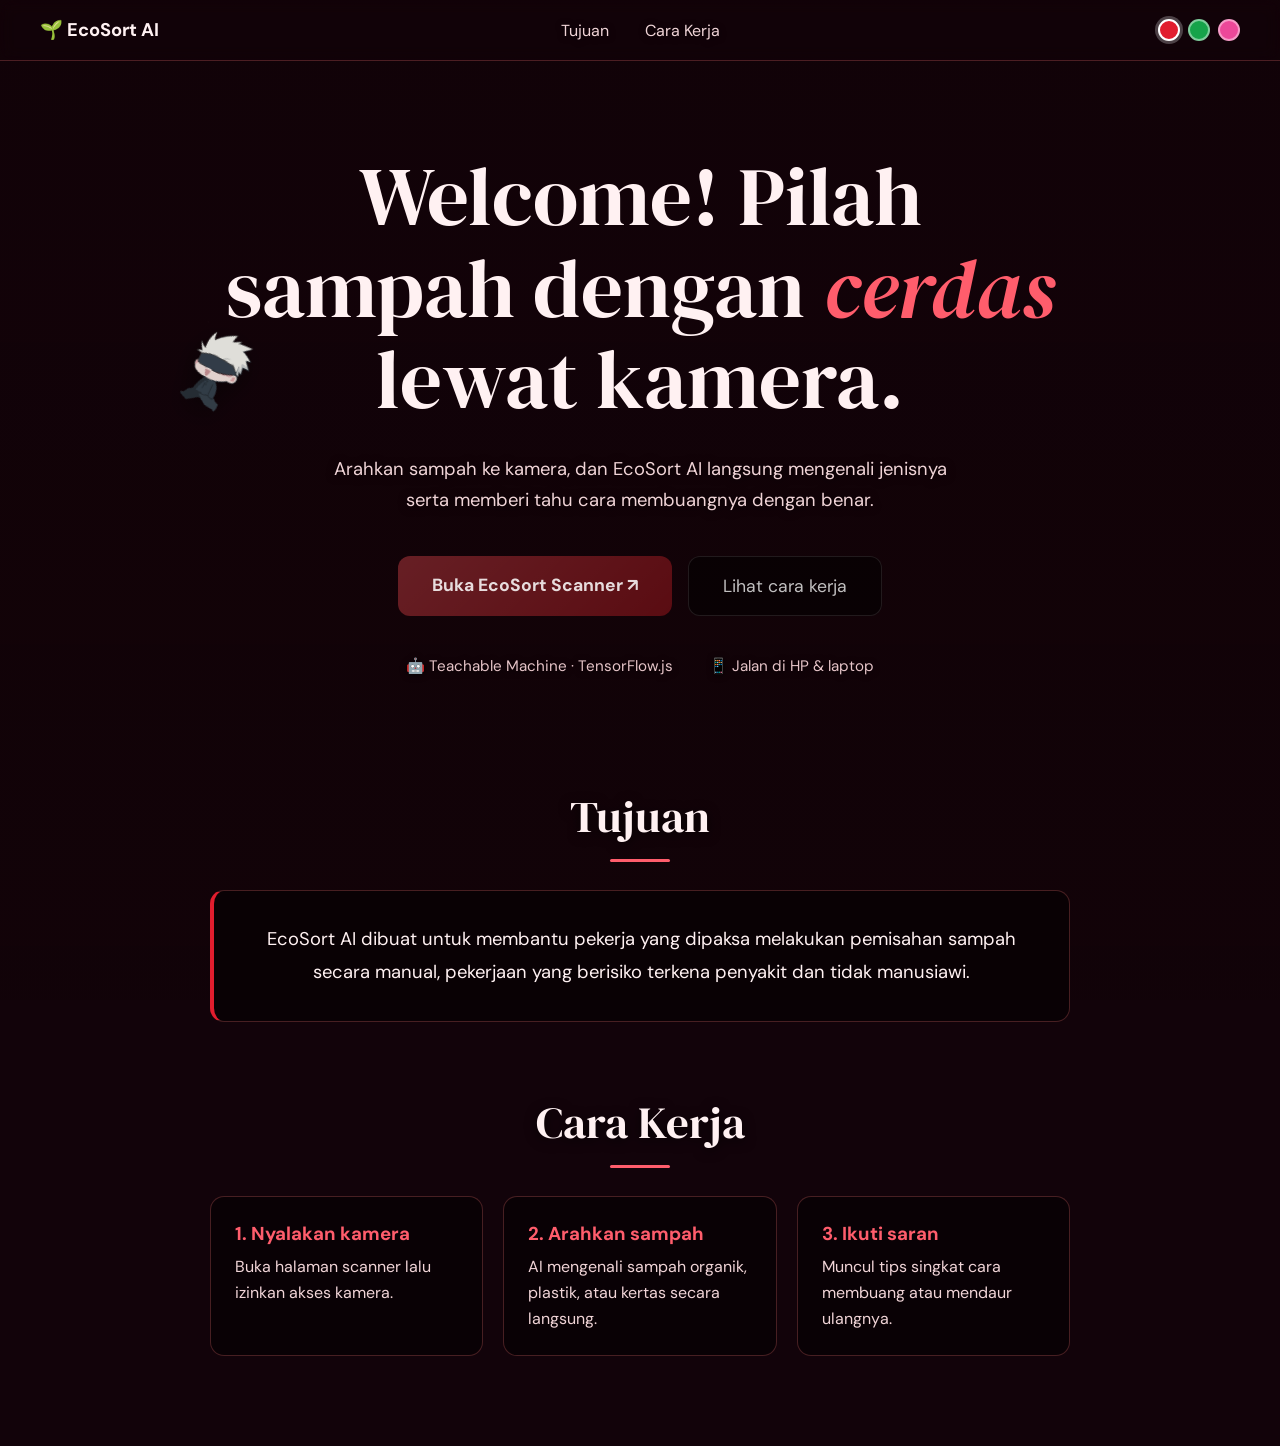
<file: index.html>
<!DOCTYPE html>
<html lang="id" data-tema="merah">
<head>
  <meta charset="UTF-8">
  <meta name="viewport" content="width=device-width, initial-scale=1.0">
  <title>Welcome - EcoSort AI</title>
  <!-- Pasang tema tersimpan + tentukan apakah intro tampil (sebelum halaman tampil) -->
  <script>
    (function () {
      var d = document.documentElement;
      var HORMATI_KURANGI_GERAK = true;   // false = intro tetap tampil walau animasi sistem dimatikan
      var LEWATI_DARI_SCANNER = false;    // true = tanpa intro saat kembali dari halaman scanner

      try {
        var p = new URLSearchParams(location.search).get("tema");
        d.dataset.tema = p || localStorage.getItem("tema") || "merah";
      } catch (e) {}

      var kurangiGerak = HORMATI_KURANGI_GERAK && window.matchMedia &&
        matchMedia("(prefers-reduced-motion: reduce)").matches;
      var dariScanner = LEWATI_DARI_SCANNER && /scanner/i.test(document.referrer || "");

      if (kurangiGerak || dariScanner) {
        d.classList.add("sudah-intro");
      } else {
        d.classList.add("intro-aktif");
        // Pengaman: kalau ada masalah, halaman tetap terbuka
        setTimeout(function () { d.classList.remove("intro-aktif"); }, 6500);
      }
    })();
  </script>
  <link rel="preconnect" href="https://fonts.googleapis.com">
  <link rel="preconnect" href="https://fonts.gstatic.com" crossorigin>
  <link href="https://fonts.googleapis.com/css2?family=DM+Sans:wght@400;500;700&family=DM+Serif+Display:ital@0;1&display=swap" rel="stylesheet">
  <link rel="stylesheet" href="style.css">
</head>
<body class="landing">

  <!-- Intro: tulisan EcoSort AI di atas latar bertema (bisa diklik untuk ganti tema) -->
  <div id="intro" aria-hidden="true">
    <div class="intro-isi">
      <div class="intro-emoji">🌱</div>
      <div class="intro-teks" title="Klik untuk ganti tema">EcoSort AI</div>
      <div class="intro-petunjuk">Ketuk tulisan untuk ganti tema</div>
    </div>
  </div>

  <div class="bg-layer"></div>
  <div id="floaters"></div>

  <header class="nav">
    <div class="brand">🌱 EcoSort AI</div>
    <nav class="nav-links">
      <a href="#tujuan">Tujuan</a>
      <a href="#cara-kerja">Cara Kerja</a>
    </nav>
    <div class="nav-right">
      <div class="tema-switch" aria-label="Pilih tema">
        <button type="button" class="tema-dot" data-tema="merah" title="Tema merah"></button>
        <button type="button" class="tema-dot" data-tema="hijau" title="Tema hijau"></button>
        <button type="button" class="tema-dot" data-tema="pink" title="Tema pink"></button>
      </div>
    </div>
  </header>

  <main>
    <section class="hero">
      <h1>Welcome! Pilah sampah dengan <em>cerdas</em> lewat kamera.</h1>
      <p class="subtitle">
        Arahkan sampah ke kamera, dan EcoSort AI langsung mengenali jenisnya
        serta memberi tahu cara membuangnya dengan benar.
      </p>

      <div class="actions">
        <a href="scanner.html" class="btn-primary">Buka EcoSort Scanner <span>↗</span></a>
        <a href="#cara-kerja" class="btn-ghost">Lihat cara kerja</a>
      </div>

      <div class="badges">
        <span>🤖 Teachable Machine · TensorFlow.js</span>
        <span>📱 Jalan di HP &amp; laptop</span>
      </div>
    </section>

    <!-- Tujuan -->
    <section id="tujuan" class="seksi">
      <h2 class="judul-seksi">Tujuan</h2>
      <div class="card tujuan-card">
        <p>
          EcoSort AI dibuat untuk membantu pekerja yang dipaksa melakukan
          pemisahan sampah secara manual, pekerjaan yang berisiko terkena
          penyakit dan tidak manusiawi.
        </p>
      </div>
    </section>

    <!-- Cara Kerja (di bawah Tujuan) -->
    <section id="cara-kerja" class="seksi">
      <h2 class="judul-seksi">Cara Kerja</h2>
      <div class="steps">
        <div class="card">
          <h3>1. Nyalakan kamera</h3>
          <p>Buka halaman scanner lalu izinkan akses kamera.</p>
        </div>
        <div class="card">
          <h3>2. Arahkan sampah</h3>
          <p>AI mengenali sampah organik, plastik, atau kertas secara langsung.</p>
        </div>
        <div class="card">
          <h3>3. Ikuti saran</h3>
          <p>Muncul tips singkat cara membuang atau mendaur ulangnya.</p>
        </div>
      </div>
    </section>
  </main>

  <script src="landing.js"></script>
</body>
</html>
</file>
<file: style.css>
*,
*::before,
*::after {
  box-sizing: border-box;
}

/* ===== Daftarkan variabel warna agar bisa berubah halus (animasi) ===== */
@property --accent      { syntax: "<color>"; inherits: true; initial-value: #e11d2e; }
@property --accent-2    { syntax: "<color>"; inherits: true; initial-value: #ff4d5e; }
@property --accent-soft { syntax: "<color>"; inherits: true; initial-value: #ff5d6c; }
@property --glow        { syntax: "<color>"; inherits: true; initial-value: rgba(225, 29, 46, 0.45); }
@property --bg-base     { syntax: "<color>"; inherits: true; initial-value: #12030a; }
@property --text        { syntax: "<color>"; inherits: true; initial-value: #fff1f2; }
@property --text-soft   { syntax: "<color>"; inherits: true; initial-value: #f0d4d7; }
@property --text-muted  { syntax: "<color>"; inherits: true; initial-value: #e6c4c8; }
@property --line        { syntax: "<color>"; inherits: true; initial-value: rgba(255, 120, 120, 0.25); }
@property --status-bg   { syntax: "<color>"; inherits: true; initial-value: rgba(60, 20, 28, 0.9); }

/* ===== Tema warna ===== */
:root {
  --accent: #e11d2e;
  --accent-2: #ff4d5e;
  --accent-soft: #ff5d6c;
  --glow: rgba(225, 29, 46, 0.45);
  --bg-base: #12030a;
  --text: #fff1f2;
  --text-soft: #f0d4d7;
  --text-muted: #e6c4c8;
  --line: rgba(255, 120, 120, 0.25);
  --status-bg: rgba(60, 20, 28, 0.9);
}

html[data-tema="hijau"] {
  --accent: #16a34a;
  --accent-2: #4ade80;
  --accent-soft: #4ade80;
  --glow: rgba(22, 163, 74, 0.45);
  --bg-base: #03120a;
  --text: #f0fff4;
  --text-soft: #d4f0dc;
  --text-muted: #c4e6cd;
  --line: rgba(120, 255, 160, 0.25);
  --status-bg: rgba(15, 55, 30, 0.9);
}

html[data-tema="pink"] {
  --accent: #ec4899;
  --accent-2: #f472b6;
  --accent-soft: #f9a8d4;
  --glow: rgba(236, 72, 153, 0.45);
  --bg-base: #14040e;
  --text: #fff0f7;
  --text-soft: #f8d4e6;
  --text-muted: #f0c4dc;
  --line: rgba(255, 140, 200, 0.3);
  --status-bg: rgba(60, 15, 45, 0.9);
}

html {
  scroll-behavior: smooth;
  scroll-padding-top: 90px; /* agar judul tidak tertutup navbar saat lompat ke #tujuan / #cara-kerja */
  -webkit-text-size-adjust: 100%;
  /* Perpindahan warna tema yang halus */
  transition:
    --accent 0.7s ease,
    --accent-2 0.7s ease,
    --accent-soft 0.7s ease,
    --glow 0.7s ease,
    --bg-base 0.7s ease,
    --text 0.7s ease,
    --text-soft 0.7s ease,
    --text-muted 0.7s ease,
    --line 0.7s ease,
    --status-bg 0.7s ease;
}

/* ===== Latar bergambar (dipakai landing & scanner) ===== */
.bg-layer {
  position: fixed;
  top: -100px;
  left: -100px;
  width: calc(100% + 200px);
  height: calc(100vh + 200px);   /* cadangan untuk browser lama */
  height: calc(100lvh + 200px);  /* tinggi layar maksimum: tidak berubah saat bar alamat naik/turun */
  z-index: -1;
  overflow: hidden;
  will-change: transform;
}

/* Tiga gambar ditumpuk; yang aktif tampil. Elemen dibuat otomatis oleh landing.js */
.bg-img {
  position: absolute;
  inset: 0;
  z-index: 0;
  opacity: 0;
  background-size: cover;
  background-position: center;
  background-repeat: no-repeat;
  /* Yang disembunyikan menunggu gambar baru selesai muncul dulu */
  transition: opacity 0s linear 0.8s;
  animation: latar-zoom 2s ease-out backwards;
}

.bg-merah {
  background-image:
    linear-gradient(rgba(18, 3, 8, 0.7), rgba(18, 3, 8, 0.9)),
    url("https://wallpapercave.com/wp/wp15140256.webp");
}

.bg-hijau {
  background-image:
    linear-gradient(rgba(3, 18, 10, 0.7), rgba(3, 18, 10, 0.9)),
    url("https://images2.alphacoders.com/130/1309622.jpeg");
}

.bg-pink {
  background-image:
    linear-gradient(rgba(20, 4, 14, 0.7), rgba(20, 4, 14, 0.9)),
    url("https://wallpapers.com/images/high/oshi-no-ko-stunning-4k-artwork-qm3egi1nyc631p5f.jpg");
}

html[data-tema="merah"] .bg-merah,
html[data-tema="hijau"] .bg-hijau,
html[data-tema="pink"] .bg-pink {
  opacity: 1;
  z-index: 1;
  transition: opacity 0.8s ease;
}

/* ===== Navbar (sama di landing & scanner, langsung tampil tanpa delay) ===== */
.nav {
  position: sticky;
  top: 0;
  z-index: 10;
  display: flex;
  align-items: center;
  justify-content: space-between;
  padding: 18px 40px;
  text-align: left;
  border-bottom: 1px solid var(--line);
  backdrop-filter: blur(8px);
  transition: background 0.4s ease, padding 0.3s ease, box-shadow 0.4s ease;
}

.nav.scrolled {
  padding-top: 12px;
  padding-bottom: 12px;
  background: rgba(0, 0, 0, 0.55);
  box-shadow: 0 8px 30px rgba(0, 0, 0, 0.35);
}

.brand {
  justify-self: start;
  font-weight: 700;
  font-size: 1.15rem;
}

.nav-links {
  display: flex;
  gap: 36px;
}

.nav-links a {
  position: relative;
  color: var(--text-soft);
  text-decoration: none;
  text-shadow: 0 1px 6px rgba(0, 0, 0, 0.8);
  transition: color 0.2s;
}

.nav-links a:hover {
  color: #fff;
}

/* Highlight menu sesuai bagian yang sedang dilihat */
.nav-links a::after {
  content: "";
  position: absolute;
  left: 0;
  right: 0;
  bottom: -6px;
  height: 2px;
  background: var(--accent-soft);
  border-radius: 2px;
  box-shadow: 0 0 10px var(--glow);
  transform: scaleX(0);
  transition: transform 0.3s ease;
}

.nav-links a.aktif {
  color: #fff;
}

.nav-links a.aktif::after {
  transform: scaleX(1);
}

.nav-right {
  display: flex;
  align-items: center;
  gap: 16px;
}

.btn-small {
  padding: 12px 24px;
  font-weight: 700;
  color: #fff;
  text-decoration: none;
  background: var(--accent);
  border-radius: 10px;
}

/* Pemilih tema */
.tema-switch {
  display: flex;
  align-items: center;
  gap: 8px;
}

.tema-dot {
  width: 22px;
  height: 22px;
  padding: 0;
  border-radius: 50%;
  border: 2px solid rgba(255, 255, 255, 0.45);
  cursor: pointer;
  transition: transform 0.2s, box-shadow 0.2s, border-color 0.2s;
}

.tema-dot:hover {
  transform: scale(1.15);
}

.tema-dot[data-tema="merah"] { background: #e11d2e; }
.tema-dot[data-tema="hijau"] { background: #16a34a; }
.tema-dot[data-tema="pink"]  { background: #ec4899; }

.tema-dot.aktif {
  border-color: #fff;
  box-shadow: 0 0 0 3px rgba(255, 255, 255, 0.25);
}

/* ===== Objek melayang (chibi) ===== */
#floaters {
  position: fixed;
  inset: 0;
  z-index: 5;
  pointer-events: none;
  overflow: hidden;
  animation: fade-masuk 0.6s ease backwards;
}

.floater {
  position: absolute;
  top: 0;
  left: 0;
  height: auto;
  cursor: pointer;
  pointer-events: auto;
  user-select: none;
  -webkit-user-drag: none;
  touch-action: manipulation;
  filter: drop-shadow(0 8px 14px rgba(0, 0, 0, 0.55));
  will-change: transform;
}

/* Gambar chibi tema hijau berupa JPG (tidak transparan), jadi sudutnya dibulatkan */
html[data-tema="hijau"] .floater {
  border-radius: 18px;
}

/* ===== Intro: tulisan EcoSort AI di atas latar bertema ===== */
html.intro-aktif body {
  overflow: hidden; /* halaman tidak bisa digulir selama intro */
}

/* Judul menunggu sampai intro selesai baru beranimasi */
html.intro-aktif .hero h1,
html.intro-aktif .subtitle,
html.intro-aktif .actions,
html.intro-aktif .badges {
  animation-play-state: paused;
}

html.sudah-intro #intro {
  display: none;
}

#intro {
  position: fixed;
  inset: 0;
  z-index: 4; /* di bawah navbar (10) dan chibi (5) agar keduanya tetap bisa diklik */
  display: flex;
  align-items: center;
  justify-content: center;
  pointer-events: none; /* hanya tulisannya yang bisa diklik */
  background: rgba(0, 0, 0, 0.4);
  transition: opacity 0.7s ease;
  /* Pengaman: kalau JS gagal, intro tetap hilang sendiri */
  animation: intro-aman 0s linear 7s forwards;
}

#intro.selesai {
  opacity: 0;
}

@keyframes intro-aman {
  to { visibility: hidden; }
}

.intro-isi {
  position: relative;
  isolation: isolate;
  display: flex;
  flex-direction: column;
  align-items: center;
  gap: 8px;
  padding: 20px;
  text-align: center;
  transition: transform 0.7s ease;
}

#intro.selesai .intro-isi {
  transform: translateY(-30px) scale(1.04);
}

/* Cahaya berdenyut di belakang tulisan (warnanya mengikuti tema) */
.intro-isi::before {
  content: "";
  position: absolute;
  left: 50%;
  top: 50%;
  z-index: -1;
  width: 80vmin;
  height: 80vmin;
  pointer-events: none;
  background: radial-gradient(circle, var(--glow), transparent 65%);
  transform: translate(-50%, -50%);
  animation: intro-napas 3s ease-in-out infinite alternate;
}

@keyframes intro-napas {
  from { opacity: 0.5; transform: translate(-50%, -50%) scale(0.9); }
  to   { opacity: 1;   transform: translate(-50%, -50%) scale(1.1); }
}

.intro-emoji {
  font-size: 3rem;
  animation: intro-pop 0.8s cubic-bezier(0.2, 0.8, 0.2, 1) 0.1s both;
}

@keyframes intro-pop {
  from { opacity: 0; transform: scale(0.4) rotate(-20deg); }
}

/* Tulisan: italic, muncul dari kiri, memudar ke kanan. Bisa diklik untuk ganti tema. */
.intro-teks {
  padding: 0.1em 0.35em; /* ruang untuk ujung huruf miring dan cahaya */
  font-family: "DM Serif Display", serif;
  font-style: italic;
  font-weight: 400;
  font-size: clamp(3.2rem, 15vw, 8rem);
  line-height: 1.1;
  cursor: pointer;
  pointer-events: auto;
  text-shadow: 0 0 40px var(--glow), 0 4px 18px rgba(0, 0, 0, 0.6);

  /* Topeng gradasi: kiri jelas, kanan memudar. Geser topeng = efek sapuan. */
  -webkit-mask-image: linear-gradient(90deg, #000 0%, #000 33.3%, transparent 66.7%);
  mask-image: linear-gradient(90deg, #000 0%, #000 33.3%, transparent 66.7%);
  -webkit-mask-size: 300% 100%;
  mask-size: 300% 100%;
  -webkit-mask-repeat: no-repeat;
  mask-repeat: no-repeat;

  animation: intro-sapu 2s cubic-bezier(0.25, 0.7, 0.2, 1) 0.3s both;
}

@keyframes intro-sapu {
  from {
    -webkit-mask-position: 100% 0;
    mask-position: 100% 0;
    transform: translateX(-60px);
  }
  to {
    -webkit-mask-position: 0% 0;
    mask-position: 0% 0;
    transform: translateX(0);
  }
}

.intro-petunjuk {
  font-size: 0.9rem;
  letter-spacing: 2px;
  text-transform: uppercase;
  color: var(--text-muted);
  text-shadow: 0 1px 8px rgba(0, 0, 0, 0.8);
  animation: intro-naik 0.8s ease 1.8s both;
}

@keyframes intro-naik {
  from { opacity: 0; transform: translateY(16px); }
}

/* ===== Halaman Landing ===== */
body.landing {
  margin: 0;
  padding: 0;
  overflow-x: hidden;
  text-align: left;
  font-family: "DM Sans", sans-serif;
  color: var(--text);
  background: var(--bg-base);
}

.hero {
  max-width: 900px;
  margin: 0 auto;
  padding: 90px 20px 70px;
  text-align: center;
}

.hero h1 {
  font-family: "DM Serif Display", serif;
  font-weight: 400;
  font-size: clamp(2.6rem, 8vw, 5.2rem);
  line-height: 1.1;
  margin: 0 0 28px;
  animation: muncul-atas 0.9s ease-out both;
}

.hero h1 em {
  font-style: italic;
  color: var(--accent-soft);
}

.subtitle {
  max-width: 620px;
  margin: 0 auto 40px;
  font-size: 1.15rem;
  line-height: 1.7;
  color: var(--text-soft);
  text-shadow: 0 1px 8px rgba(0, 0, 0, 0.8);
  animation: muncul-atas 0.9s ease-out 0.2s both;
}

.actions {
  display: flex;
  justify-content: center;
  flex-wrap: wrap;
  gap: 16px;
  animation: muncul-atas 0.9s ease-out 0.4s both;
}

.btn-primary {
  display: inline-block;
  padding: 18px 34px;
  font-size: 1.1rem;
  font-weight: 700;
  color: #fff;
  text-decoration: none;
  background: linear-gradient(135deg, var(--accent), var(--accent-2));
  border-radius: 12px;
  box-shadow: 0 8px 30px var(--glow);
  transition: transform 0.2s, box-shadow 0.2s;
}

.btn-primary:hover {
  transform: translateY(-2px);
  box-shadow: 0 12px 36px var(--glow);
}

.btn-ghost {
  padding: 18px 34px;
  font-size: 1.1rem;
  color: var(--text);
  text-decoration: none;
  background: rgba(0, 0, 0, 0.35);
  border: 1px solid var(--line);
  border-radius: 12px;
  transition: background 0.2s;
}

.btn-ghost:hover {
  background: rgba(0, 0, 0, 0.55);
}

/* Tombol landing: gelap saat diam, bercahaya saat ditekan (scanner tidak berubah) */
body.landing .btn-primary {
  background-color: color-mix(in srgb, var(--accent) 40%, #000);
  background-image: linear-gradient(135deg, rgba(255, 255, 255, 0.08), rgba(255, 255, 255, 0));
  color: rgba(255, 255, 255, 0.85);
  box-shadow: 0 0 0 rgba(0, 0, 0, 0);
  transition: background-color 0.6s ease, box-shadow 0.6s ease, color 0.6s ease, transform 0.3s ease;
}

body.landing .btn-primary:hover {
  transform: none;
  box-shadow: 0 0 0 rgba(0, 0, 0, 0);
}

body.landing .btn-primary:active,
body.landing .btn-primary:focus-visible {
  background-color: var(--accent);
  color: #fff;
  transform: scale(0.97);
  box-shadow:
    0 0 18px var(--glow),
    0 0 42px var(--glow),
    0 0 70px var(--accent-soft);
  transition: background-color 0.1s ease, box-shadow 0.1s ease, color 0.1s ease, transform 0.1s ease;
}

body.landing .btn-ghost {
  color: rgba(255, 255, 255, 0.75);
  background: rgba(0, 0, 0, 0.5);
  border-color: rgba(255, 255, 255, 0.1);
  box-shadow: 0 0 0 rgba(0, 0, 0, 0);
  transition: background 0.6s ease, border-color 0.6s ease, box-shadow 0.6s ease, color 0.6s ease, transform 0.3s ease;
}

body.landing .btn-ghost:hover {
  background: rgba(0, 0, 0, 0.5);
}

body.landing .btn-ghost:active,
body.landing .btn-ghost:focus-visible {
  color: #fff;
  background: rgba(255, 255, 255, 0.1);
  border-color: var(--accent-soft);
  transform: scale(0.97);
  box-shadow: 0 0 16px var(--glow), 0 0 36px var(--accent-soft);
  transition: background 0.1s ease, border-color 0.1s ease, box-shadow 0.1s ease, color 0.1s ease, transform 0.1s ease;
}

.badges {
  display: flex;
  justify-content: center;
  flex-wrap: wrap;
  gap: 12px 36px;
  margin-top: 40px;
  font-size: 0.95rem;
  color: var(--text-muted);
  text-shadow: 0 1px 6px rgba(0, 0, 0, 0.8);
  animation: muncul-atas 0.9s ease-out 0.6s both;
}

/* Seksi Tujuan & Cara Kerja */
.seksi {
  max-width: 900px;
  margin: 0 auto;
  padding: 40px 20px 30px;
}

#cara-kerja {
  padding-bottom: 90px;
}

.judul-seksi {
  margin: 0 0 28px;
  text-align: center;
  font-family: "DM Serif Display", serif;
  font-weight: 400;
  font-size: clamp(2rem, 5vw, 2.8rem);
  text-shadow: 0 2px 12px rgba(0, 0, 0, 0.7);
}

.judul-seksi::after {
  content: "";
  display: block;
  width: 60px;
  height: 3px;
  margin: 12px auto 0;
  background: var(--accent-soft);
  border-radius: 2px;
}

.steps {
  display: grid;
  grid-template-columns: repeat(auto-fit, minmax(240px, 1fr));
  gap: 20px;
}

.card {
  padding: 24px;
  text-align: left;
  background: rgba(0, 0, 0, 0.45);
  border: 1px solid var(--line);
  border-radius: 14px;
}

.card h3 {
  margin: 0 0 8px;
  color: var(--accent-soft);
}

.card p {
  margin: 0;
  line-height: 1.6;
  color: var(--text-soft);
}

.tujuan-card {
  padding: 32px 28px;
  text-align: center;
  border-left: 4px solid var(--accent);
}

.tujuan-ikon {
  margin-bottom: 12px;
  font-size: 2.2rem;
}

.tujuan-card p {
  font-size: 1.15rem;
  line-height: 1.8;
  color: var(--text);
}

/* Kartu muncul pelan saat masuk layar (kelas ditambahkan oleh landing.js) */
.reveal {
  opacity: 0;
  transform: translateY(40px);
  transition: opacity 0.7s ease, transform 0.7s ease;
  transition-delay: var(--delay, 0s);
}

.reveal.terlihat {
  opacity: 1;
  transform: none;
}

/* ===== Halaman Scanner ===== */
body.scanner {
  margin: 0;
  min-height: 100vh;
  overflow-x: hidden;
  text-align: center;
  font-family: "DM Sans", sans-serif;
  color: var(--text);
  background: var(--bg-base);
}

.scanner-panel {
  max-width: 460px;
  margin: 40px auto 60px;
  padding: 36px 28px;
  background: rgba(0, 0, 0, 0.5);
  border: 1px solid var(--line);
  border-radius: 20px;
  backdrop-filter: blur(10px);
  box-shadow: 0 20px 60px rgba(0, 0, 0, 0.5);
  animation: muncul-atas 0.9s ease-out both;
}

.scanner-panel h1 {
  font-family: "DM Serif Display", serif;
  font-weight: 400;
  font-size: 2.4rem;
  margin: 0 0 8px;
}

.scanner-panel h1 em {
  font-style: italic;
  color: var(--accent-soft);
}

.scanner-desc {
  margin: 0 0 24px;
  line-height: 1.6;
  color: var(--text-soft);
  text-shadow: 0 1px 8px rgba(0, 0, 0, 0.8);
}

.scanner-panel button.btn-primary {
  border: none;
  cursor: pointer;
  font-family: inherit;
  margin-bottom: 24px;
}

.scanner-panel button.btn-primary:disabled {
  opacity: 0.7;
  cursor: default;
  transform: none;
}

.scan-area {
  width: 100%;
  max-width: 340px;
  margin: 0 auto;
}

#cam-box {
  position: relative;
  width: 100%;
  aspect-ratio: 1 / 1;
  margin: 0;
  display: flex;
  align-items: center;
  justify-content: center;
  font-size: 3.5rem;
  overflow: hidden;
  background: rgba(255, 255, 255, 0.04);
  border: 2px dashed var(--line);
  border-radius: 20px 20px 0 0;
  box-shadow: 0 10px 30px rgba(0, 0, 0, 0.5);
}

#cam-box.aktif {
  border: 2px solid var(--accent-soft);
  animation: denyut 2s ease-in-out infinite alternate;
}

#cam-box canvas {
  width: 100%;
  height: 100%;
  display: block;
  object-fit: cover;
}

/* Penanda sudut pemindai */
#cam-box.aktif::before {
  content: "";
  position: absolute;
  inset: 14px;
  pointer-events: none;
  border-radius: 14px;
  background:
    linear-gradient(var(--accent-soft), var(--accent-soft)) top left / 28px 3px no-repeat,
    linear-gradient(var(--accent-soft), var(--accent-soft)) top left / 3px 28px no-repeat,
    linear-gradient(var(--accent-soft), var(--accent-soft)) top right / 28px 3px no-repeat,
    linear-gradient(var(--accent-soft), var(--accent-soft)) top right / 3px 28px no-repeat,
    linear-gradient(var(--accent-soft), var(--accent-soft)) bottom left / 28px 3px no-repeat,
    linear-gradient(var(--accent-soft), var(--accent-soft)) bottom left / 3px 28px no-repeat,
    linear-gradient(var(--accent-soft), var(--accent-soft)) bottom right / 28px 3px no-repeat,
    linear-gradient(var(--accent-soft), var(--accent-soft)) bottom right / 3px 28px no-repeat;
}

@keyframes denyut {
  from { box-shadow: 0 0 12px var(--glow); }
  to   { box-shadow: 0 0 32px var(--accent-soft); }
}

/* Label menempel di bawah kamera */
#status {
  display: block;
  width: 100%;
  margin: 0;
  padding: 14px 16px;
  font-size: 1.15rem;
  font-weight: 700;
  text-align: center;
  color: #fff;
  background: var(--status-bg);
  border: 2px solid var(--line);
  border-top: none;
  border-radius: 0 0 20px 20px;
  transition: background 0.25s, border-color 0.25s;
}

#status[data-kategori="organik"] {
  background: #1f7a3a;
  border-color: #4cd36f;
}

#status[data-kategori="plastik"] {
  background: #1c5fa8;
  border-color: #5aa9ff;
}

#status[data-kategori="kertas"] {
  background: #a87a12;
  border-color: #ffcf5a;
}

#edukasi {
  margin-top: 16px;
  padding: 16px 18px;
  text-align: left;
  line-height: 1.6;
  color: var(--text-soft);
  background: rgba(255, 255, 255, 0.06);
  border-left: 4px solid var(--accent);
  border-radius: 10px;
}

#edukasi:empty {
  display: none;
}

.scanner-panel .back-link {
  display: inline-block;
  margin-top: 24px;
  padding: 12px 24px;
  font-size: 1rem;
}

/* ===== Animasi ===== */
@keyframes muncul-atas {
  from { opacity: 0; transform: translateY(40px); }
  to   { opacity: 1; transform: translateY(0); }
}

@keyframes latar-zoom {
  from { transform: scale(1.15); }
}

@keyframes fade-masuk {
  from { opacity: 0; }
}

/* ===== Proteksi dasar: teks tidak bisa diblok, gambar tidak bisa diseret ===== */
body.landing,
body.scanner {
  -webkit-user-select: none;
  user-select: none;
  -webkit-touch-callout: none;
}

/* ===== Pengguna yang mematikan animasi: semua langsung tampil ===== */
@media (prefers-reduced-motion: reduce) {
  .hero h1, .subtitle, .actions, .badges, .scanner-panel,
  .bg-img, #floaters, .intro-teks, .intro-emoji, .intro-petunjuk {
    animation: none;
  }

  html {
    scroll-behavior: auto;
    transition: none;
  }

  .reveal {
    opacity: 1;
    transform: none;
    transition: none;
  }

  .bg-img,
  html[data-tema="merah"] .bg-merah,
  html[data-tema="hijau"] .bg-hijau,
  html[data-tema="pink"] .bg-pink {
    transition: none;
  }

  .nav {
    transition: none;
  }
}

/* ===== Responsif ===== */

/* Laptop/tablet lebar: menu tengah benar-benar di tengah halaman */
@media (min-width: 701px) {
  .nav {
    display: grid;
    grid-template-columns: 1fr auto 1fr;
    align-items: center;
  }

  .nav-right {
    justify-self: end;
  }
}

@media (max-width: 900px) {
  .nav { padding: 16px 28px; }
  .nav-links { gap: 24px; }
  .hero { padding: 70px 24px 50px; }
}

@media (max-width: 700px) {
  html {
    scroll-padding-top: 120px;
  }

  .nav {
    flex-wrap: wrap;
    row-gap: 8px;
    padding: 12px 18px;
  }

  .nav-links {
    display: flex;
    order: 3;
    width: 100%;
    justify-content: center;
    gap: 22px;
    font-size: 0.92rem;
  }

  .nav-right { gap: 10px; }
  .brand { font-size: 1.05rem; }
  .btn-small { padding: 10px 14px; font-size: 0.9rem; }

  .hero { padding: 48px 20px 36px; }
  .hero h1 { margin-bottom: 20px; }
  .subtitle { font-size: 1.02rem; margin-bottom: 28px; }

  .actions {
    flex-direction: column;
    align-items: stretch;
    gap: 12px;
    max-width: 360px;
    margin: 0 auto;
  }

  .btn-primary,
  .btn-ghost {
    padding: 16px 20px;
    font-size: 1.02rem;
    text-align: center;
  }

  .badges {
    flex-direction: column;
    align-items: center;
    gap: 8px;
    margin-top: 28px;
    font-size: 0.9rem;
  }

  .card { padding: 20px; }

  .scanner-panel {
    margin: 20px 14px 40px;
    padding: 26px 18px;
    border-radius: 16px;
  }

  .scanner-panel h1 { font-size: 2rem; }

  .scanner-panel button.btn-primary { width: 100%; }

  .scanner-panel .back-link {
    display: block;
    text-align: center;
  }
}

@media (max-width: 380px) {
  .hero h1 { font-size: 2.3rem; }
  .scanner-panel { margin: 14px 10px 30px; padding: 22px 14px; }
  .scanner-panel h1 { font-size: 1.75rem; }
}

@media (hover: none) {
  .btn-primary:hover { transform: none; }
}

@media (max-height: 500px) {
  .hero { padding-top: 28px; padding-bottom: 28px; }
  .scanner-panel { margin-top: 12px; }
}
</file>
